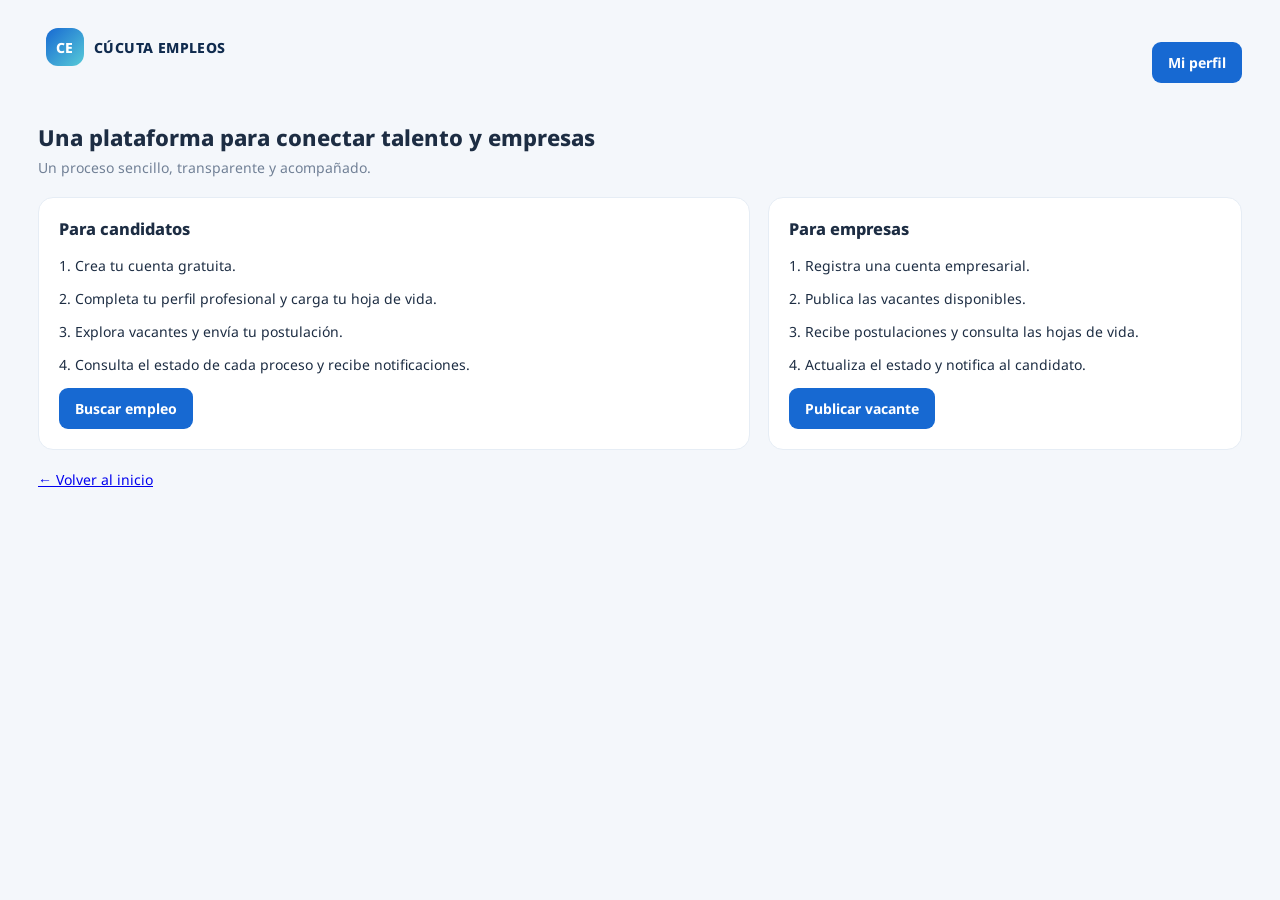
<file: como-funciona.html>
<!doctype html><html lang="es"><head><meta charset="utf-8"><meta name="viewport" content="width=device-width,initial-scale=1"><title>Cómo funciona | Cúcuta Empleos</title><link rel="stylesheet" href="dashboard.css"></head><body><main class="main"><header class="topbar"><a class="brand" href="index.html"><span class="brand-mark">CE</span>CÚCUTA EMPLEOS</a><a class="primary-btn" href="dashboard.html">Mi perfil</a></header><div class="section-intro"><div><h1>Una plataforma para conectar talento y empresas</h1><p>Un proceso sencillo, transparente y acompañado.</p></div></div><div class="content-grid"><article class="panel"><h3>Para candidatos</h3><p>1. Crea tu cuenta gratuita.</p><p>2. Completa tu perfil profesional y carga tu hoja de vida.</p><p>3. Explora vacantes y envía tu postulación.</p><p>4. Consulta el estado de cada proceso y recibe notificaciones.</p><a class="primary-btn" href="empleos.html">Buscar empleo</a></article><article class="panel"><h3>Para empresas</h3><p>1. Registra una cuenta empresarial.</p><p>2. Publica las vacantes disponibles.</p><p>3. Recibe postulaciones y consulta las hojas de vida.</p><p>4. Actualiza el estado y notifica al candidato.</p><a class="primary-btn" href="publicar.html">Publicar vacante</a></article></div><p style="margin-top:20px"><a href="index.html">← Volver al inicio</a></p></main></body></html>
</file>
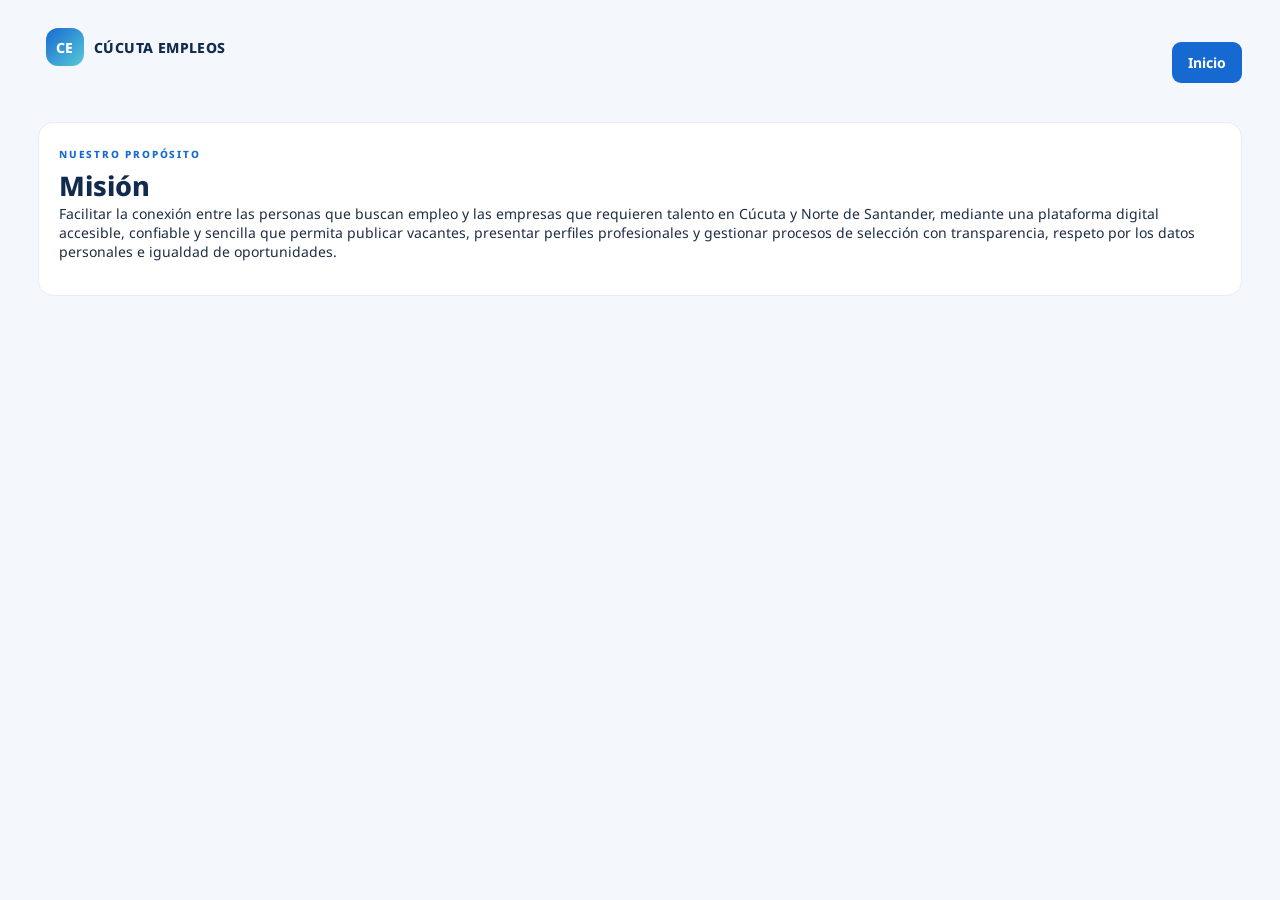
<file: mision.html>
<!doctype html><html lang="es"><head><meta charset="utf-8"><meta name="viewport" content="width=device-width,initial-scale=1"><title>Misión | Cúcuta Empleos</title><link rel="stylesheet" href="dashboard.css"></head><body><main class="main"><header class="topbar"><a class="brand" href="index.html"><span class="brand-mark">CE</span>CÚCUTA EMPLEOS</a><a class="primary-btn" href="index.html">Inicio</a></header><article class="panel"><span class="eyebrow">NUESTRO PROPÓSITO</span><h1>Misión</h1><p>Facilitar la conexión entre las personas que buscan empleo y las empresas que requieren talento en Cúcuta y Norte de Santander, mediante una plataforma digital accesible, confiable y sencilla que permita publicar vacantes, presentar perfiles profesionales y gestionar procesos de selección con transparencia, respeto por los datos personales e igualdad de oportunidades.</p></article></main></body></html>
</file>
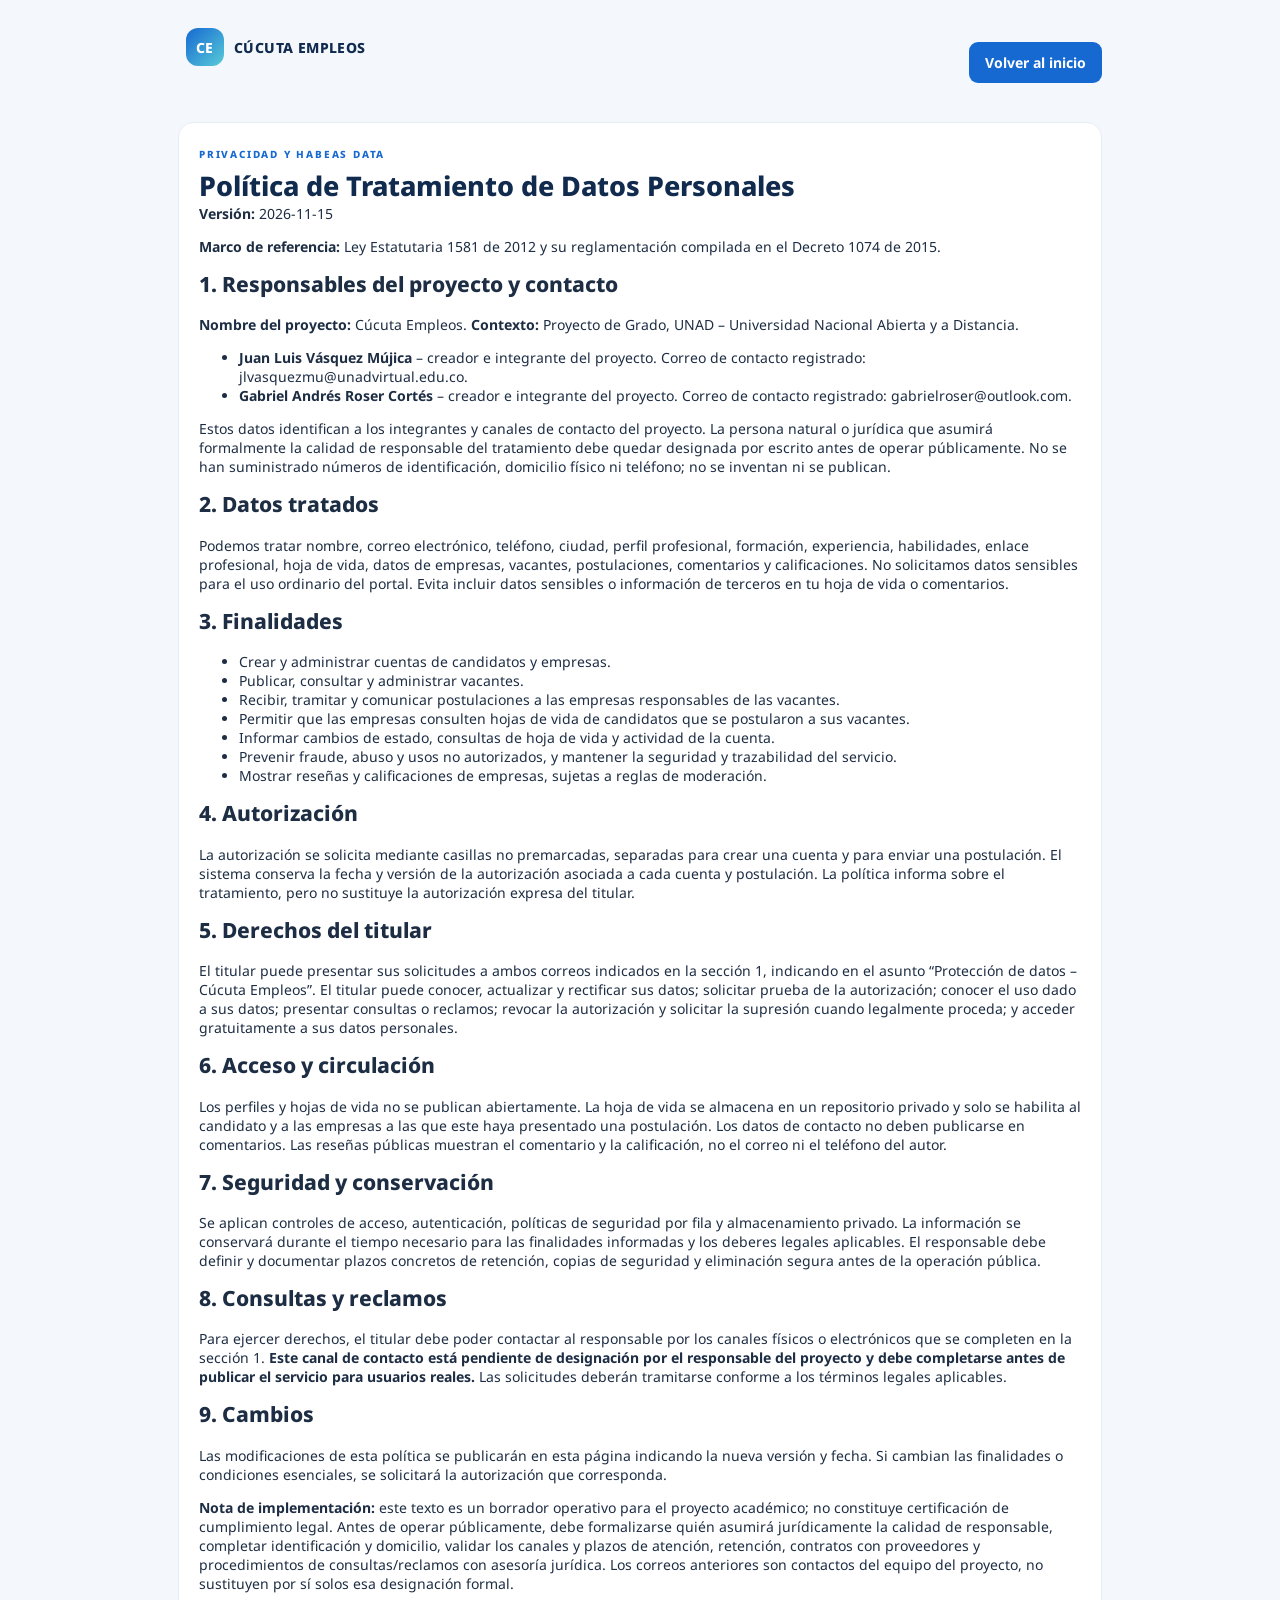
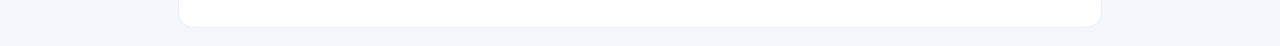
<file: politica-datos.html>
<!doctype html>
<html lang="es"><head><meta charset="utf-8"><meta name="viewport" content="width=device-width,initial-scale=1"><title>Política de Tratamiento de Datos | Cúcuta Empleos</title><link rel="stylesheet" href="dashboard.css"></head><body><main class="main" style="max-width:1000px;margin:auto"><header class="topbar"><a class="brand" href="index.html"><span class="brand-mark">CE</span>CÚCUTA EMPLEOS</a><a class="primary-btn" href="index.html">Volver al inicio</a></header><article class="panel"><span class="eyebrow">PRIVACIDAD Y HABEAS DATA</span><h1>Política de Tratamiento de Datos Personales</h1><p><b>Versión:</b> 2026-11-15</p><p><b>Marco de referencia:</b> Ley Estatutaria 1581 de 2012 y su reglamentación compilada en el Decreto 1074 de 2015.</p>
<h2>1. Responsables del proyecto y contacto</h2><p><b>Nombre del proyecto:</b> Cúcuta Empleos. <b>Contexto:</b> Proyecto de Grado, UNAD – Universidad Nacional Abierta y a Distancia.</p><ul><li><b>Juan Luis Vásquez Mújica</b> – creador e integrante del proyecto. Correo de contacto registrado: jlvasquezmu@unadvirtual.edu.co.</li><li><b>Gabriel Andrés Roser Cortés</b> – creador e integrante del proyecto. Correo de contacto registrado: gabrielroser@outlook.com.</li></ul><p>Estos datos identifican a los integrantes y canales de contacto del proyecto. La persona natural o jurídica que asumirá formalmente la calidad de responsable del tratamiento debe quedar designada por escrito antes de operar públicamente. No se han suministrado números de identificación, domicilio físico ni teléfono; no se inventan ni se publican.</p>
<h2>2. Datos tratados</h2><p>Podemos tratar nombre, correo electrónico, teléfono, ciudad, perfil profesional, formación, experiencia, habilidades, enlace profesional, hoja de vida, datos de empresas, vacantes, postulaciones, comentarios y calificaciones. No solicitamos datos sensibles para el uso ordinario del portal. Evita incluir datos sensibles o información de terceros en tu hoja de vida o comentarios.</p>
<h2>3. Finalidades</h2><ul><li>Crear y administrar cuentas de candidatos y empresas.</li><li>Publicar, consultar y administrar vacantes.</li><li>Recibir, tramitar y comunicar postulaciones a las empresas responsables de las vacantes.</li><li>Permitir que las empresas consulten hojas de vida de candidatos que se postularon a sus vacantes.</li><li>Informar cambios de estado, consultas de hoja de vida y actividad de la cuenta.</li><li>Prevenir fraude, abuso y usos no autorizados, y mantener la seguridad y trazabilidad del servicio.</li><li>Mostrar reseñas y calificaciones de empresas, sujetas a reglas de moderación.</li></ul>
<h2>4. Autorización</h2><p>La autorización se solicita mediante casillas no premarcadas, separadas para crear una cuenta y para enviar una postulación. El sistema conserva la fecha y versión de la autorización asociada a cada cuenta y postulación. La política informa sobre el tratamiento, pero no sustituye la autorización expresa del titular.</p>
<h2>5. Derechos del titular</h2><p>El titular puede presentar sus solicitudes a ambos correos indicados en la sección 1, indicando en el asunto “Protección de datos – Cúcuta Empleos”. El titular puede conocer, actualizar y rectificar sus datos; solicitar prueba de la autorización; conocer el uso dado a sus datos; presentar consultas o reclamos; revocar la autorización y solicitar la supresión cuando legalmente proceda; y acceder gratuitamente a sus datos personales.</p>
<h2>6. Acceso y circulación</h2><p>Los perfiles y hojas de vida no se publican abiertamente. La hoja de vida se almacena en un repositorio privado y solo se habilita al candidato y a las empresas a las que este haya presentado una postulación. Los datos de contacto no deben publicarse en comentarios. Las reseñas públicas muestran el comentario y la calificación, no el correo ni el teléfono del autor.</p>
<h2>7. Seguridad y conservación</h2><p>Se aplican controles de acceso, autenticación, políticas de seguridad por fila y almacenamiento privado. La información se conservará durante el tiempo necesario para las finalidades informadas y los deberes legales aplicables. El responsable debe definir y documentar plazos concretos de retención, copias de seguridad y eliminación segura antes de la operación pública.</p>
<h2>8. Consultas y reclamos</h2><p>Para ejercer derechos, el titular debe poder contactar al responsable por los canales físicos o electrónicos que se completen en la sección 1. <b>Este canal de contacto está pendiente de designación por el responsable del proyecto y debe completarse antes de publicar el servicio para usuarios reales.</b> Las solicitudes deberán tramitarse conforme a los términos legales aplicables.</p>
<h2>9. Cambios</h2><p>Las modificaciones de esta política se publicarán en esta página indicando la nueva versión y fecha. Si cambian las finalidades o condiciones esenciales, se solicitará la autorización que corresponda.</p>
<p><b>Nota de implementación:</b> este texto es un borrador operativo para el proyecto académico; no constituye certificación de cumplimiento legal. Antes de operar públicamente, debe formalizarse quién asumirá jurídicamente la calidad de responsable, completar identificación y domicilio, validar los canales y plazos de atención, retención, contratos con proveedores y procedimientos de consultas/reclamos con asesoría jurídica. Los correos anteriores son contactos del equipo del proyecto, no sustituyen por sí solos esa designación formal.</p></article></main></body></html>
</file>
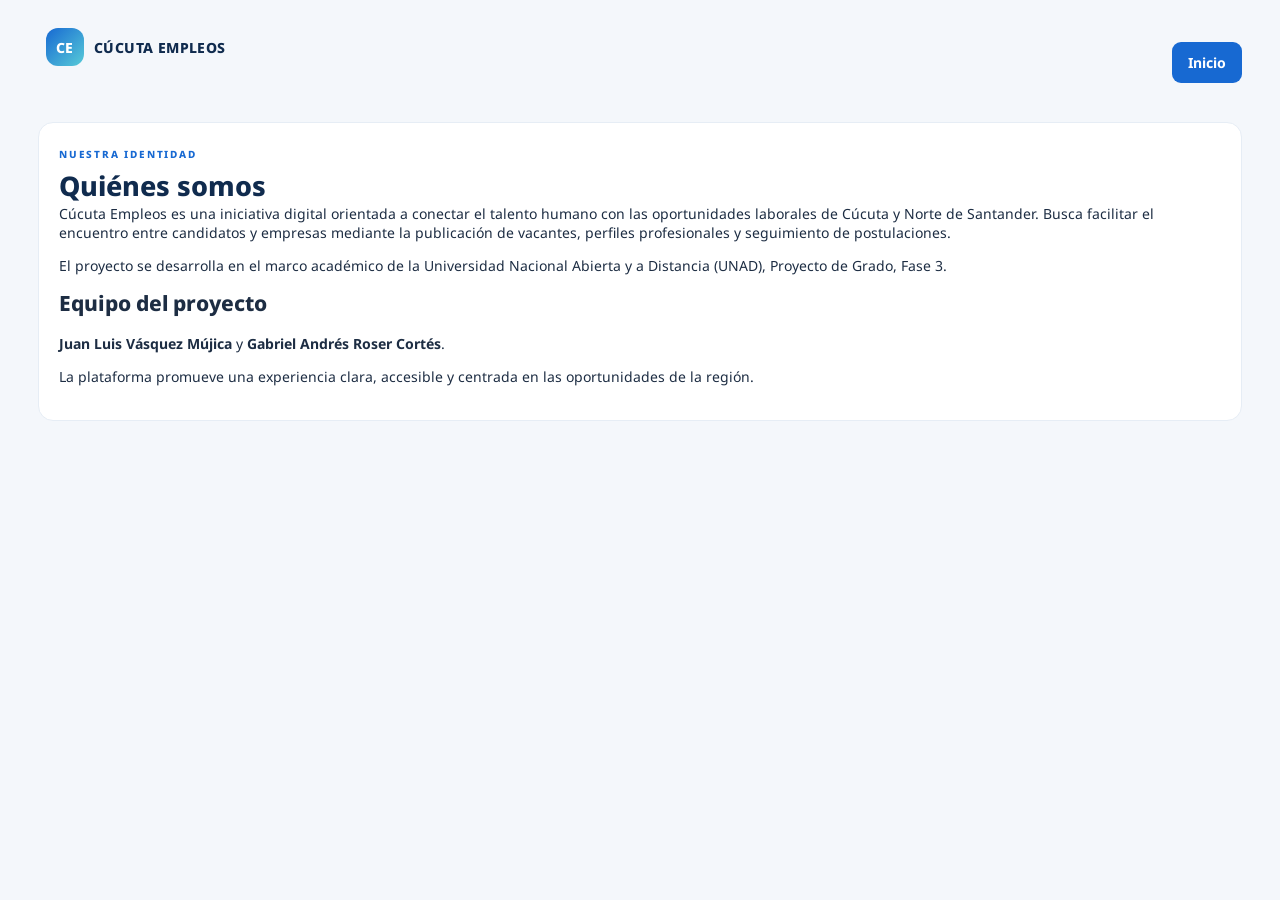
<file: quienes-somos.html>
<!doctype html><html lang="es"><head><meta charset="utf-8"><meta name="viewport" content="width=device-width,initial-scale=1"><title>Quiénes somos | Cúcuta Empleos</title><link rel="stylesheet" href="dashboard.css"></head><body><main class="main"><header class="topbar"><a class="brand" href="index.html"><span class="brand-mark">CE</span>CÚCUTA EMPLEOS</a><a class="primary-btn" href="index.html">Inicio</a></header><article class="panel"><span class="eyebrow">NUESTRA IDENTIDAD</span><h1>Quiénes somos</h1><p>Cúcuta Empleos es una iniciativa digital orientada a conectar el talento humano con las oportunidades laborales de Cúcuta y Norte de Santander. Busca facilitar el encuentro entre candidatos y empresas mediante la publicación de vacantes, perfiles profesionales y seguimiento de postulaciones.</p><p>El proyecto se desarrolla en el marco académico de la Universidad Nacional Abierta y a Distancia (UNAD), Proyecto de Grado, Fase 3.</p><h2>Equipo del proyecto</h2><p><b>Juan Luis Vásquez Mújica</b> y <b>Gabriel Andrés Roser Cortés</b>.</p><p>La plataforma promueve una experiencia clara, accesible y centrada en las oportunidades de la región.</p></article></main></body></html>
</file>
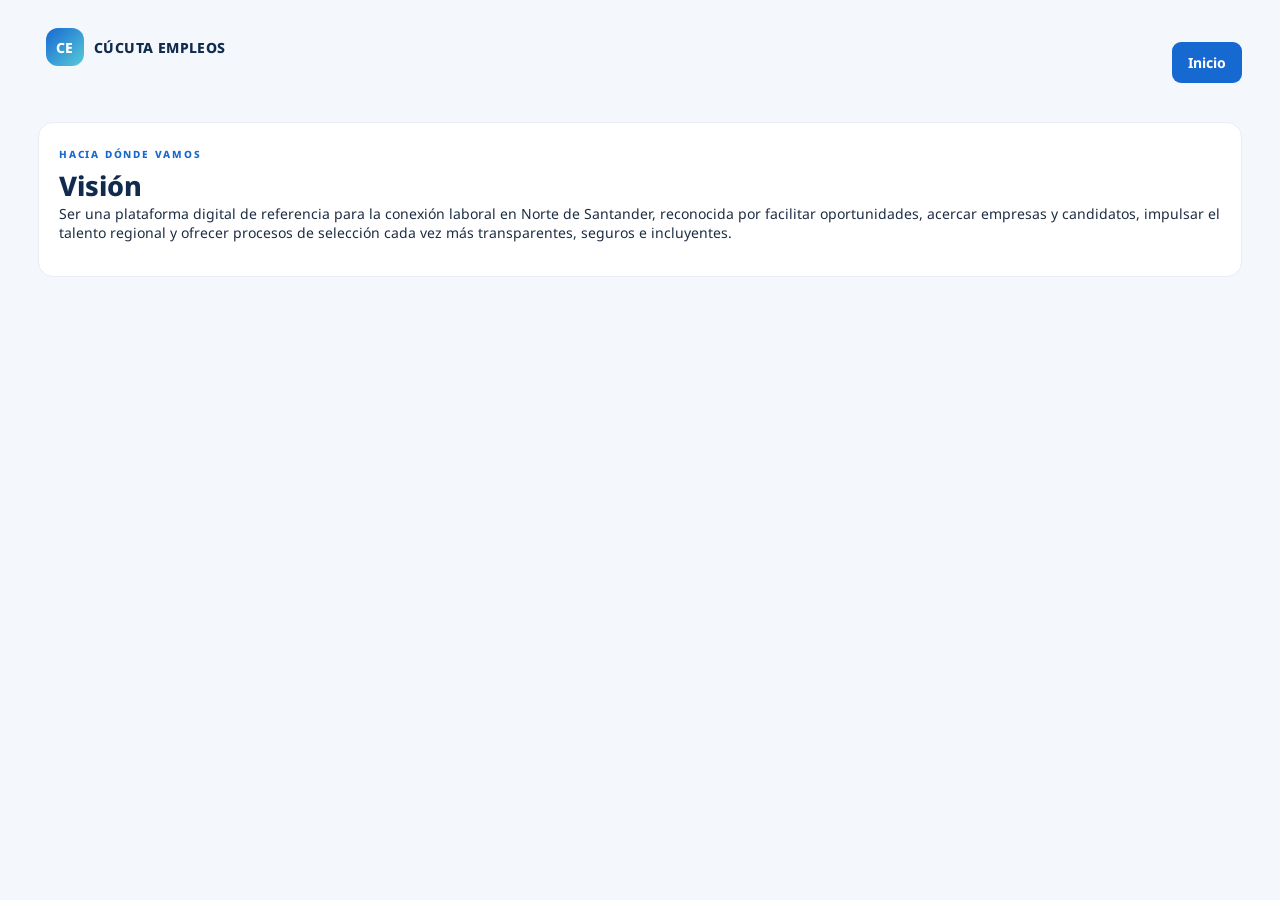
<file: vision.html>
<!doctype html><html lang="es"><head><meta charset="utf-8"><meta name="viewport" content="width=device-width,initial-scale=1"><title>Visión | Cúcuta Empleos</title><link rel="stylesheet" href="dashboard.css"></head><body><main class="main"><header class="topbar"><a class="brand" href="index.html"><span class="brand-mark">CE</span>CÚCUTA EMPLEOS</a><a class="primary-btn" href="index.html">Inicio</a></header><article class="panel"><span class="eyebrow">HACIA DÓNDE VAMOS</span><h1>Visión</h1><p>Ser una plataforma digital de referencia para la conexión laboral en Norte de Santander, reconocida por facilitar oportunidades, acercar empresas y candidatos, impulsar el talento regional y ofrecer procesos de selección cada vez más transparentes, seguros e incluyentes.</p></article></main></body></html>
</file>
<file: dashboard.css>
@import url('https://fonts.googleapis.com/css2?family=Noto+Sans:wght@400;500;600;700;800&display=swap');
:root{--navy:#102b4e;--blue:#1769d2;--cyan:#54c9d6;--ink:#1d2d43;--muted:#718096;--line:#e6edf5;--bg:#f4f7fb;--green:#0caa78}*{box-sizing:border-box}body{margin:0;background:var(--bg);color:var(--ink);font:14px 'Noto Sans',sans-serif}.app-shell{min-height:100vh;display:grid;grid-template-columns:260px 1fr}.sidebar{background:#fff;border-right:1px solid var(--line);padding:26px 18px;display:flex;flex-direction:column;min-height:100vh;position:sticky;top:0;height:100vh}.brand{display:flex;align-items:center;gap:10px;color:var(--navy);text-decoration:none;font-weight:800;letter-spacing:.4px;padding:0 8px 30px}.brand-mark{display:grid;place-items:center;width:38px;height:38px;border-radius:12px;background:linear-gradient(135deg,#1769d2,#57cbd8);color:white;font-weight:800}.side-user{display:flex;align-items:center;gap:12px;padding:16px 8px 24px;border-bottom:1px solid var(--line);margin-bottom:18px}.side-user b,.profile-chip b{display:block;font-size:13px}.side-user small{color:var(--muted)}.avatar{width:42px;height:42px;border-radius:50%;display:grid;place-items:center;background:#e4f5fa;color:#1166b5;font-weight:800}.avatar.small{width:32px;height:32px}.sidebar nav{display:grid;gap:7px}.nav-item{border:0;background:transparent;padding:13px 12px;text-align:left;border-radius:10px;color:#5b6b80;display:flex;gap:12px;align-items:center;font:600 14px inherit;cursor:pointer}.nav-item span{flex:1}.nav-item i{font-style:normal;font-size:11px;background:#edf3fa;border-radius:20px;padding:3px 7px}.nav-item.active,.nav-item:hover{background:#edf5ff;color:var(--blue)}.side-bottom{margin-top:auto;display:grid;gap:12px;padding:18px 8px 4px}.side-bottom a,.logout{color:#63748a;text-decoration:none;font:600 13px 'Noto Sans';border:0;background:none;text-align:left;cursor:pointer}.logout{color:#bd4754}.main{max-width:1500px;width:100%;margin:auto;padding:28px 38px 18px}.topbar{display:flex;justify-content:space-between;align-items:center;margin-bottom:26px}.eyebrow{font-size:10px;letter-spacing:1.8px;font-weight:800;color:var(--blue)}h1,h2,h3,p{margin-top:0}h1{font:800 27px Noto Sans;margin:5px 0 0;color:var(--navy)}.top-actions{display:flex;align-items:center;gap:14px}.icon-btn,.profile-chip{background:#fff;border:1px solid var(--line);border-radius:11px;padding:9px 12px;cursor:pointer;color:var(--ink)}.profile-chip{display:flex;align-items:center;gap:9px}.welcome{background:linear-gradient(115deg,#102b4e,#17628a);border-radius:18px;padding:30px 34px;color:white;display:flex;justify-content:space-between;align-items:center;overflow:hidden}.eyebrow.light{color:#73d9e3}.welcome h2{font:800 26px Noto Sans;margin:9px 0}.welcome p{margin:0;color:#d5e6f3}.welcome-mark{font:800 42px Noto Sans;color:#7edce4;border:1px solid #ffffff45;border-radius:22px;padding:16px 22px;transform:rotate(8deg)}.stats-grid{display:grid;grid-template-columns:repeat(4,minmax(0,1fr));gap:16px;margin:20px 0}.stat-card,.panel{background:#fff;border:1px solid var(--line);border-radius:15px;padding:20px}.stat-card small{color:var(--muted);font-weight:600}.stat-card b{display:block;font:800 29px Noto Sans;color:var(--navy);margin-top:8px}.content-grid{display:grid;grid-template-columns:1.2fr .8fr;gap:18px}.panel-head{display:flex;justify-content:space-between;align-items:center;margin-bottom:14px}.panel-head h3,.cv-panel h3{margin:0 0 4px;font:700 16px Noto Sans}.panel-head p,.cv-panel p{margin:0;color:var(--muted);font-size:12px}.link-btn{border:0;background:none;color:var(--blue);font-weight:700;cursor:pointer}.stack{display:grid;gap:12px}.empty{padding:24px;text-align:center;color:var(--muted);background:#f8fafc;border-radius:12px}.view{display:none}.view.active{display:block}.section-intro{display:flex;align-items:center;justify-content:space-between;margin-bottom:20px}.section-intro h2{font:800 22px Noto Sans;margin:0 0 6px}.section-intro p{color:var(--muted);margin:0}.primary-btn{display:inline-flex;align-items:center;justify-content:center;background:var(--blue);color:#fff;text-decoration:none;border:0;border-radius:9px;padding:11px 16px;font-weight:700;cursor:pointer}.filter-row{display:flex;gap:8px;flex-wrap:wrap;margin-bottom:16px}.filter{border:1px solid var(--line);background:white;border-radius:30px;padding:8px 14px;color:#64748b;cursor:pointer}.filter.active{background:#eaf3ff;border-color:#bcd7fb;color:var(--blue);font-weight:700}.application-layout{display:grid;grid-template-columns:1fr 1fr;gap:14px}.application-card{background:#fff;border:1px solid var(--line);border-radius:14px;padding:18px}.application-card h3{font:700 16px Noto Sans;margin:8px 0 4px}.application-card p{color:var(--muted);font-size:12px;margin:0 0 12px}.status{display:inline-block;border-radius:20px;padding:5px 10px;background:#eaf3ff;color:#1769d2;font-size:11px;font-weight:700}.status.rejected{background:#fff0f0;color:#c34e57}.status.hired{background:#e7f8f1;color:#0a9568}.status.interview{background:#f2edff;color:#7755c7}.timeline{margin-top:14px;padding-top:12px;border-top:1px solid var(--line);color:#64748b;font-size:12px}.profile-panel{padding:24px}.form-grid{display:grid;grid-template-columns:1fr 1fr;gap:16px}.form-grid label{display:grid;gap:7px;color:#4c5e73;font-size:12px;font-weight:700}.form-grid input,.form-grid textarea{width:100%;border:1px solid #dce5ef;border-radius:9px;padding:11px 12px;font:14px 'Noto Sans';color:var(--ink);background:#fff}.form-grid input:focus,.form-grid textarea:focus{outline:2px solid #c8e0ff;border-color:#80b6f5}.form-grid .full{grid-column:1/-1}.form-actions{display:flex;align-items:center;gap:14px}.muted{color:var(--muted);font-size:12px}.cv-panel{margin-top:16px;display:flex;justify-content:space-between;gap:20px;align-items:center}.cv-panel form{display:grid;gap:9px}.candidate-row{display:flex;justify-content:space-between;align-items:center;gap:16px;background:#fff;border:1px solid var(--line);padding:17px;border-radius:13px}.candidate-row h3{margin:0 0 5px;font:700 15px Noto Sans}.candidate-row p{margin:0;color:var(--muted);font-size:12px}.candidate-actions{display:flex;gap:8px;align-items:center;flex-wrap:wrap}.candidate-actions select{padding:9px;border:1px solid var(--line);border-radius:8px}.secondary-btn{border:1px solid var(--line);background:#fff;border-radius:8px;padding:9px 12px;color:var(--blue);font-weight:700;cursor:pointer}.notice{padding:15px;border-bottom:1px solid var(--line)}.notice:last-child{border:0}.notice b{display:block;margin-bottom:4px}.notice p{margin:0 0 5px;color:#617188}.notice small{color:#96a2b1}.alert{background:#fff7e6;color:#8a5b00;border:1px solid #f3dfae;padding:12px 14px;border-radius:10px;margin-bottom:18px}.footer{padding:28px 0 8px;text-align:center;color:#99a5b4;font-size:11px}.toast{position:fixed;bottom:24px;right:24px;background:#102b4e;color:white;padding:13px 18px;border-radius:10px;box-shadow:0 8px 25px #102b4e33;opacity:0;transform:translateY(8px);transition:.2s;pointer-events:none}.toast.show{opacity:1;transform:none}[hidden]{display:none!important}@media(max-width:1050px){.app-shell{grid-template-columns:220px 1fr}.main{padding:24px}.stats-grid{grid-template-columns:repeat(2,1fr)}}@media(max-width:760px){.app-shell{display:block}.sidebar{position:relative;width:100%;height:auto;min-height:0;padding:14px}.brand{padding:0 5px 12px}.side-user{padding:8px 5px 12px;margin:0 0 10px}.sidebar nav{grid-template-columns:repeat(2,minmax(0,1fr))}.nav-item{padding:10px 8px;font-size:12px}.side-bottom{display:flex;justify-content:space-between;padding:14px 5px 2px}.main{padding:20px 14px}.topbar{align-items:flex-start}.top-actions{gap:6px}.profile-chip b{display:none}.welcome{padding:23px}.welcome-mark{font-size:24px}.content-grid,.application-layout{grid-template-columns:1fr}.stats-grid{gap:9px}.stat-card,.panel{padding:15px}.section-intro,.cv-panel{align-items:flex-start;flex-direction:column}.form-grid{grid-template-columns:1fr}.form-grid .full{grid-column:auto}.candidate-row{align-items:flex-start;flex-direction:column}.candidate-actions{width:100%}.candidate-actions select{max-width:100%}}
/* Una sola familia tipográfica en todo el panel */
:root{font-family:'Noto Sans',sans-serif}html,body,button,input,select,textarea{font-family:'Noto Sans',sans-serif!important;font-style:normal!important}em,i{font-style:normal!important}h1,h2,h3,h4,h5,h6{font-family:'Noto Sans',sans-serif!important;font-style:normal!important;font-weight:800}button,.primary-btn,.secondary-btn,.link-btn,.nav-item{font-family:'Noto Sans',sans-serif!important;font-style:normal!important}.logout{display:flex;align-items:center;justify-content:center;gap:9px;width:100%;background:#fff0f1!important;border:1px solid #efb8be!important;color:#b42332!important;border-radius:10px!important;padding:12px 14px!important;font:800 13px 'Noto Sans',sans-serif!important;box-shadow:0 2px 7px #b4233218}.logout:hover{background:#b42332!important;color:#fff!important;box-shadow:0 7px 18px #b4233230;transform:translateY(-1px)}.side-bottom{gap:14px}.logout:focus-visible,#logoutBtn:focus-visible{outline:3px solid #f3a3ab;outline-offset:3px}
*{font-style:normal!important}

.company-nav{display:flex;align-items:center;gap:18px;flex-wrap:wrap}.company-nav a:not(.primary-btn){font-size:13px;color:#34516e;text-decoration:none}.company-rating{color:#d28a00;font-weight:800;letter-spacing:1px}.panel h2{margin-top:0}

.admin-grid{display:grid;grid-template-columns:repeat(2,minmax(0,1fr));gap:18px;margin:18px 0}.admin-grid>.panel{min-width:0}.view#view-admin>.panel{margin:18px 0}.view#view-admin .form-grid{display:grid;grid-template-columns:repeat(2,minmax(0,1fr));gap:12px}.view#view-admin .form-grid .full{grid-column:1/-1}.view#view-admin input,.view#view-admin select,.view#view-admin textarea{max-width:100%;padding:10px;border:1px solid var(--line);border-radius:8px}.secondary-btn{border:1px solid var(--line);background:#fff;padding:8px 12px;border-radius:8px;cursor:pointer;color:var(--blue)}@media(max-width:800px){.admin-grid{grid-template-columns:1fr}.view#view-admin .form-grid{grid-template-columns:1fr}.view#view-admin .form-grid .full{grid-column:auto}}

.home-promotions{max-width:1200px;margin:24px auto;padding:0 24px;display:grid;gap:14px}.home-banner{display:flex;align-items:center;gap:20px;background:#fff;border:1px solid #e6edf5;border-radius:16px;padding:14px;overflow:hidden}.home-banner img{width:min(38%,320px);max-height:160px;object-fit:cover;border-radius:10px}.home-banner h3{margin:0 0 6px}.home-banner p{margin:0 0 8px;color:var(--muted)}.home-announcement{padding:14px 18px;border-radius:12px;background:#edf5ff;border-left:4px solid #1769d2}.home-announcement p{margin:4px 0 0}.home-announcement.warning{background:#fff7e7;border-color:#d28a00}.home-announcement.success{background:#e9f8f1;border-color:#0caa78}@media(max-width:650px){.home-banner{display:block}.home-banner img{width:100%;max-height:190px;margin-bottom:12px}}

/* Acceso claro a la página pública desde el panel de cualquier usuario */
.welcome-home-link,.welcome-brand-link{display:inline-flex;align-items:center;gap:6px;color:#8ee8f0!important;font-weight:800;text-decoration:none;margin-bottom:10px}.welcome-home-link:hover,.welcome-brand-link:hover{text-decoration:underline}.welcome-mark-link{display:grid;place-items:center;text-decoration:none;cursor:pointer;transition:transform .18s,background .18s}.welcome-mark-link:hover{transform:rotate(0deg) scale(1.06);background:#ffffff18}.sidebar .brand{cursor:pointer}.sidebar .brand:hover{opacity:.82}.side-bottom a{color:var(--blue);font-weight:800}.side-bottom a:hover{text-decoration:underline}

/* Jerarquía semántica consistente para los títulos principales de cada sección. */
.section-intro h1{font:800 22px "Noto Sans";margin:0 0 6px;color:var(--ink)}
</file>
